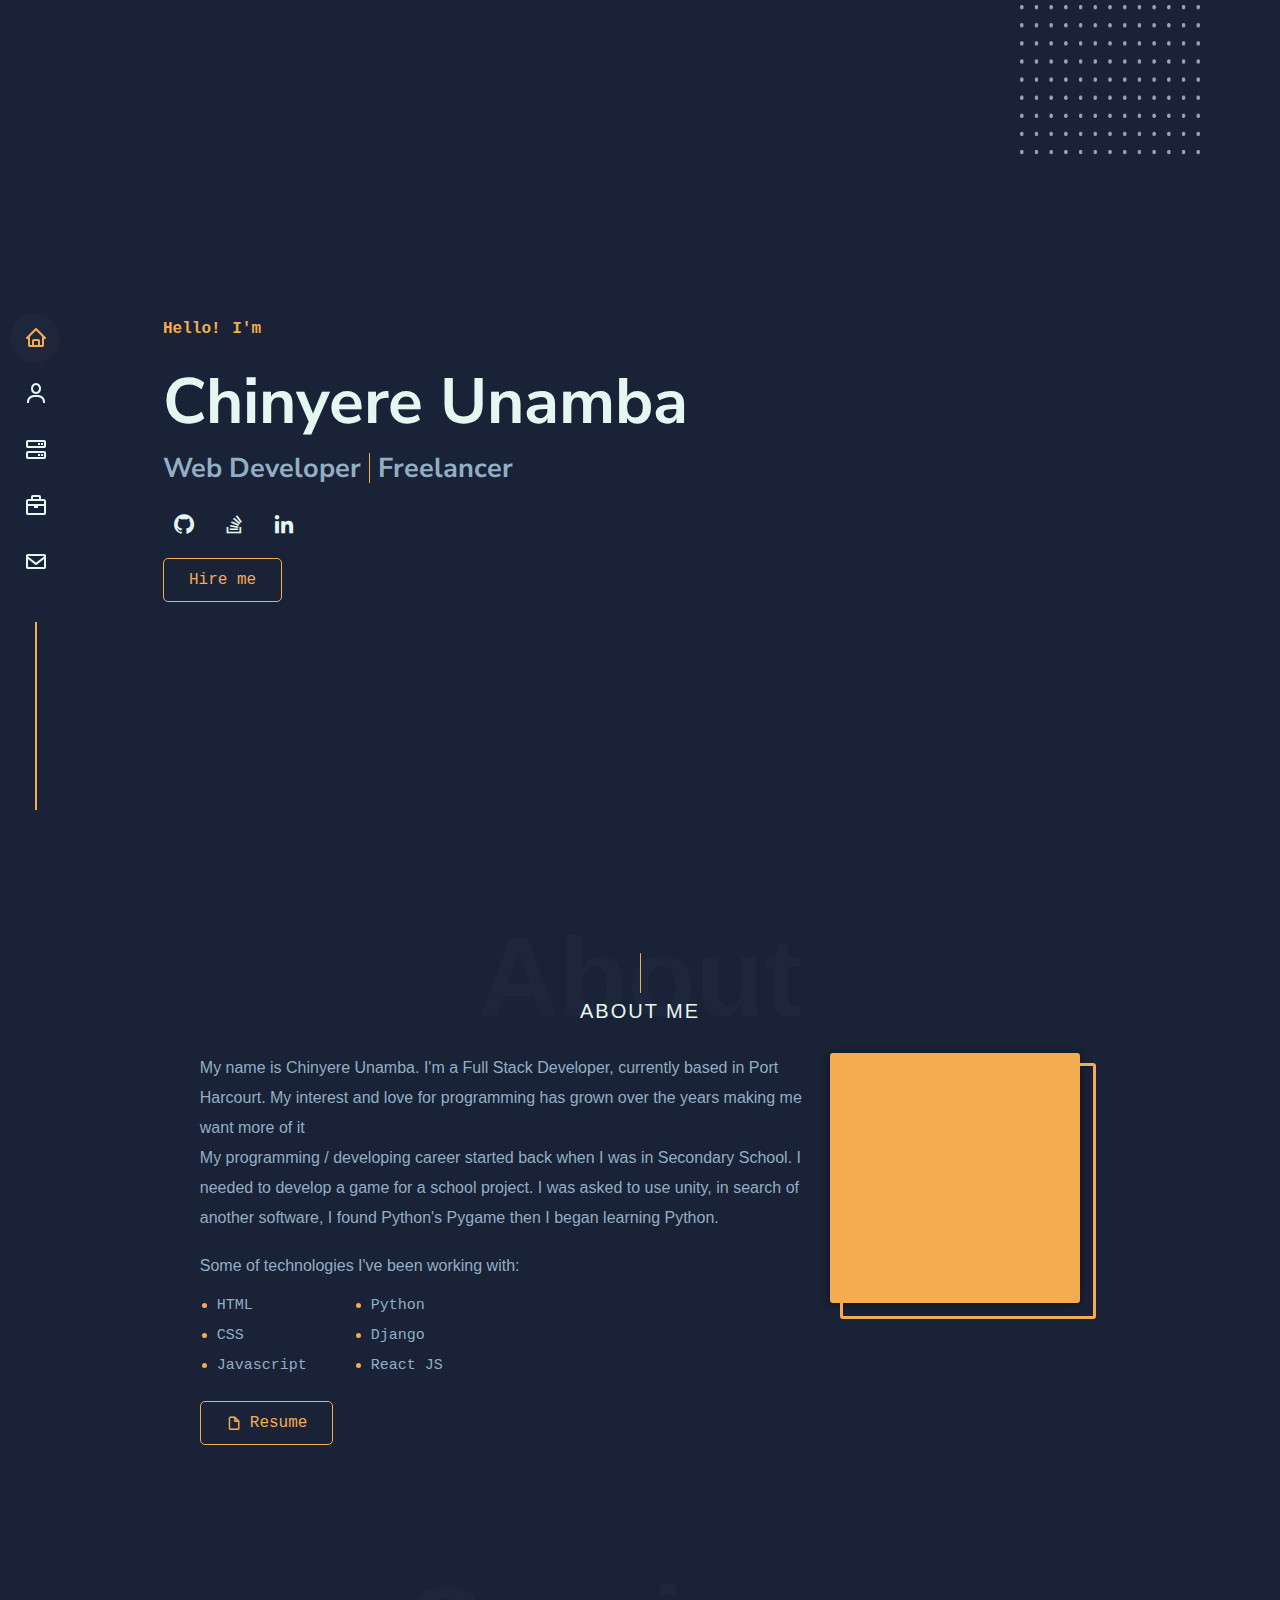
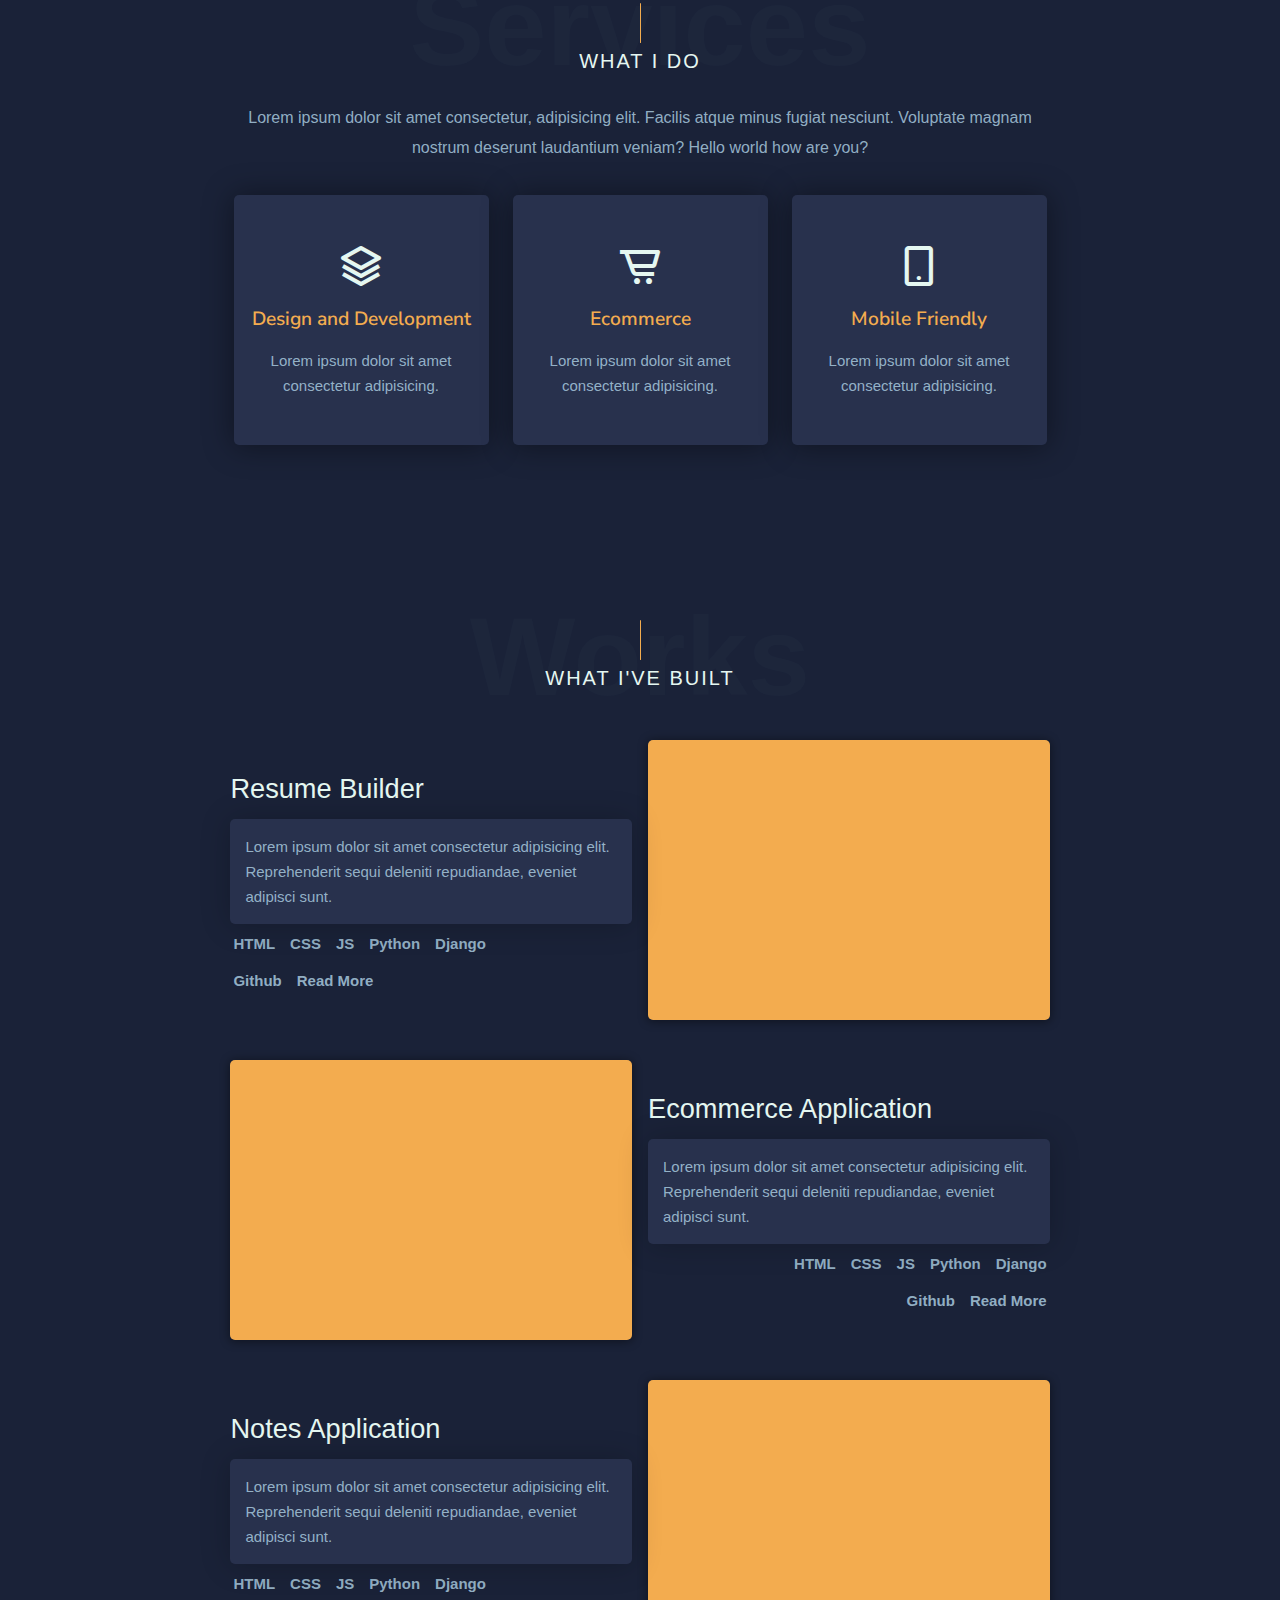
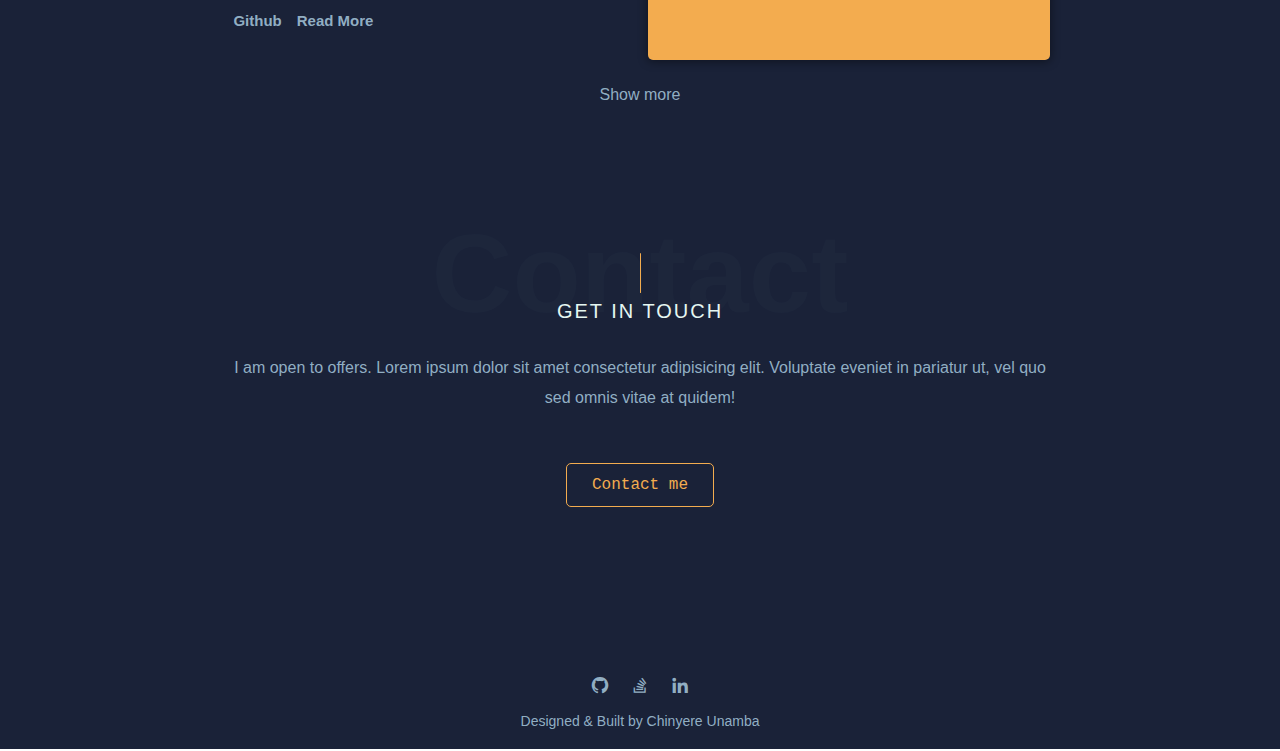
<file: index.html>
<!DOCTYPE html>
<html lang="en">

<head>
    <meta charset="UTF-8">
    <meta http-equiv="X-UA-Compatible" content="IE=edge">
    <meta name="viewport" content="width=device-width, initial-scale=1.0">
    <link rel="stylesheet" href="style.css">
    <link rel="stylesheet" href="boxicons/css/boxicons.min.css">
    <!-- <link rel="shortcut icon" href="favicon.ico" type="image/x-icon"> -->
    <title>Chinyere Unamba</title>
</head>

<body>
    <div class="container">
        <nav>
            <div class="wrapper nav-links">
                <div class="button active">
                    <div class="icon">
                        <a href="#">
                            <i class="bx bx-home"></i>
                            <span>Home</span>
                        </a>
                    </div>
                </div>
                <div class="button">
                    <div class="icon">
                        <a href="#about">
                            <i class="bx bx-user"></i>
                            <span>About</span>
                        </a>
                    </div>
                </div>
                <div class="button">
                    <div class="icon">
                        <a href="#services">
                            <i class="bx bx-server"></i>
                            <span>Services</span>
                        </a>
                    </div>
                </div>
                <div class="button">
                    <div class="icon">
                        <a href="#portfolio">
                            <i class="bx bx-briefcase"></i>
                            <span>Works</span>
                        </a>
                    </div>
                </div>
                <div class="button">
                    <div class="icon">
                        <a href="#contact">
                            <i class="bx bx-envelope"></i>
                            <span>Contact</span>
                        </a>
                    </div>
                </div>
            </div>
        </nav>
        <div class="burger">
            <div class="line-1"></div>
            <div class="line-2"></div>
            <div class="line-3"></div>
        </div>
        <section id="home">
            <div class="home">
                <div class="name-tag">
                    <p class="greeting">Hello! I'm</p>
                    <h1 id="name">Chinyere Unamba</h1>
                    <div id="title">
                        <h4>Web Developer</h4>
                        <div class="line"></div>
                        <h4>Freelancer</h4>
                    </div>
                </div>
                <div id="links">
                    <div class="social-links">
                        <div class="button">
                            <div class="icon">
                                <a target="_blank" href="https://www.github.com/chinyereunamba">
                                    <i class="bx bxl-github"></i>
                                </a>
                            </div>
                        </div>
                        <div class="button">
                            <div class="icon">
                                <a target="_blank" href="https://www.stackoverflow.com/chinyereunamba">
                                    <i class="bx bxl-stack-overflow"></i>
                                </a>
                            </div>
                        </div>
                        <div class="button">
                            <div class="icon">
                                <a target="_blank" href="https://www.linkedin.com/chinyereunamba">
                                    <i class="bx bxl-linkedin"></i>
                                </a>
                            </div>
                        </div>
                    </div>
                    <button class="btn">Hire me</button>
                </div>
                <img class="grid" src="./image/grid.png" alt="">
            </div>
        </section>

        <section id="about">
            <div class="about">
                <h1 class="sec-title">About me</h1>
                <h1 class="invisible">About</h1>
                <div class="content">
                    <div class="text">
                        <p>My name is Chinyere Unamba. I'm a Full Stack Developer, currently based in Port Harcourt. My
                            interest and love for programming has grown over the years making me want more of it</p>

                        <p>
                            My programming / developing career started back when I was in Secondary School. I needed to
                            develop a game for a school project. I was asked to use unity, in search of another
                            software, I found Python's Pygame then I began learning Python.
                        </p>

                        &nbsp;

                        <p>Some of technologies I've been working with:</p>
                        <div class="skills">
                            <ul class="content-list">
                                <li>HTML</li>
                                <li>CSS</li>
                                <li>Javascript</li>

                            </ul>
                            <ul class="content-list">
                                <li>Python</li>
                                <li>Django</li>
                                <li>React JS</li>
                            </ul>
                        </div>
                        <div class="resume">
                            <button class="btn"><i class="bx bx-file-blank"></i>Resume</button>
                        </div>
                    </div>
                    <div class="img">
                        <div>
                            <!-- <img src="./image/profile.png" alt=""> -->
                        </div>
                    </div>

                </div>
            </div>
        </section>
        <section id="services">
            <div class="services">
                <h1 class="sec-title">What I Do</h1>
                <h1 class="invisible">Services</h1>
                <div class="content">
                    <div class="service-intro">
                        <p>Lorem ipsum dolor sit amet consectetur, adipisicing elit. Facilis atque minus fugiat
                            nesciunt.
                            Voluptate magnam nostrum deserunt laudantium veniam? Hello world how are you?</p>
                    </div>
                    <div class="service-card">
                        <div class="card">
                            <i class="bx bx-layer"></i>
                            <h2>Design and Development</h2>
                            <p>Lorem ipsum dolor sit amet consectetur adipisicing.</p>
                        </div>
                        <div class="card">
                            <i class="bx bx-cart-alt"></i>
                            <h2>Ecommerce</h2>
                            <p>Lorem ipsum dolor sit amet consectetur adipisicing.</p>
                        </div>

                        <div class="card">
                            <i class="bx bx-mobile-alt"></i>
                            <h2>Mobile Friendly</h2>
                            <p>Lorem ipsum dolor sit amet consectetur adipisicing.</p>
                        </div>
                    </div>
                </div>
            </div>
        </section>
        <section id="portfolio">
            <div class="work">
                <h1 class="sec-title">What I've Built</h1>
                <h1 class="invisible">Works</h1>
                <div class="content">
                    <div class="project">
                        <div class="text">
                            <h2>Resume Builder</h2>
                            <p>Lorem ipsum dolor sit amet consectetur adipisicing elit. Reprehenderit sequi deleniti
                                repudiandae, eveniet adipisci sunt.</p>
                            <ul>
                                <li>HTML</li>
                                <li>CSS</li>
                                <li>JS</li>
                                <li>Python</li>
                                <li>Django</li>
                            </ul>
                            <ul class="project-link">
                                <li><a href="#">Github</a></li>
                                <li><a href="#">Read More</a></li>
                            </ul>
                        </div>
                        <div class="img">
                            <!-- <img src="./image/work-1.jpg" alt=""> -->
                        </div>
                    </div>
                    <div class="project">
                        <div class="text">
                            <h2>Ecommerce Application</h2>
                            <p>Lorem ipsum dolor sit amet consectetur adipisicing elit. Reprehenderit sequi deleniti
                                repudiandae, eveniet adipisci sunt.</p>
                            <ul>
                                <li>HTML</li>
                                <li>CSS</li>
                                <li>JS</li>
                                <li>Python</li>
                                <li>Django</li>
                            </ul>
                            <ul class="project-link">
                                <li><a href="#">Github</a></li>
                                <li><a href="#">Read More</a></li>
                            </ul>
                        </div>
                        <div class="img">
                            <!-- <img src="./image/work-2.jpg" alt=""> -->
                        </div>
                    </div>
                    <div class="project">
                        <div class="text">
                            <h2>Notes Application</h2>
                            <p>Lorem ipsum dolor sit amet consectetur adipisicing elit. Reprehenderit sequi deleniti
                                repudiandae, eveniet adipisci sunt.</p>
                            <ul>
                                <li>HTML</li>
                                <li>CSS</li>
                                <li>JS</li>
                                <li>Python</li>
                                <li>Django</li>
                            </ul>
                            <ul class="project-link">
                            <li><a href="#">Github</a></li>
                            <li><a href="#">Read More</a></li>
                            </ul>
                        </div>
                        <div class="img">
                            <!-- <img src="./image/work-3.jpg" alt=""> -->
                        </div>
                    </div>
                    <div>
                        <p><a href="#">Show more</a></p>
                    </div>
                </div>
            </div>
        </section>
        <section id="contact">
            <div class="contact">
                <h1 class="sec-title">Get In Touch</h1>
                <h1 class="invisible">Contact</h1>
                <div class="content">
                    <div>

                        <p>I am open to offers. Lorem ipsum dolor sit amet consectetur adipisicing elit. Voluptate
                            eveniet
                            in pariatur ut, vel quo sed omnis vitae at quidem!</p>
                        <button class="btn contact-btn">Contact me</button>
                    </div>
                </div>
            </div>
        </section>
        <footer>
            <div class="footer-link">
                <div class="button">
                    <div class="icon">
                        <a href="#">
                            <i class="bx bxl-github"></i>
                        </a>
                    </div>
                </div>
                <div class="button">
                    <div class="icon">
                        <a href="#">
                            <i class="bx bxl-stack-overflow"></i>
                        </a>
                    </div>
                </div>
                <div class="button">
                    <div class="icon">
                        <a href="#">
                            <i class="bx bxl-linkedin"></i>
                        </a>
                    </div>
                </div>
            </div>
            <small>Designed &amp; Built by Chinyere Unamba</small>
        </footer>
    </div>
    <!-- <div class="top">
        <div class="button arrow">
            <div class="icon">
                <a href="#">
                    <i class="bx bx-up-arrow-alt"></i>
                </a>
            </div>
        </div>
    </div> -->
    <script src="main.js"></script>
</body>

</html>
</file>
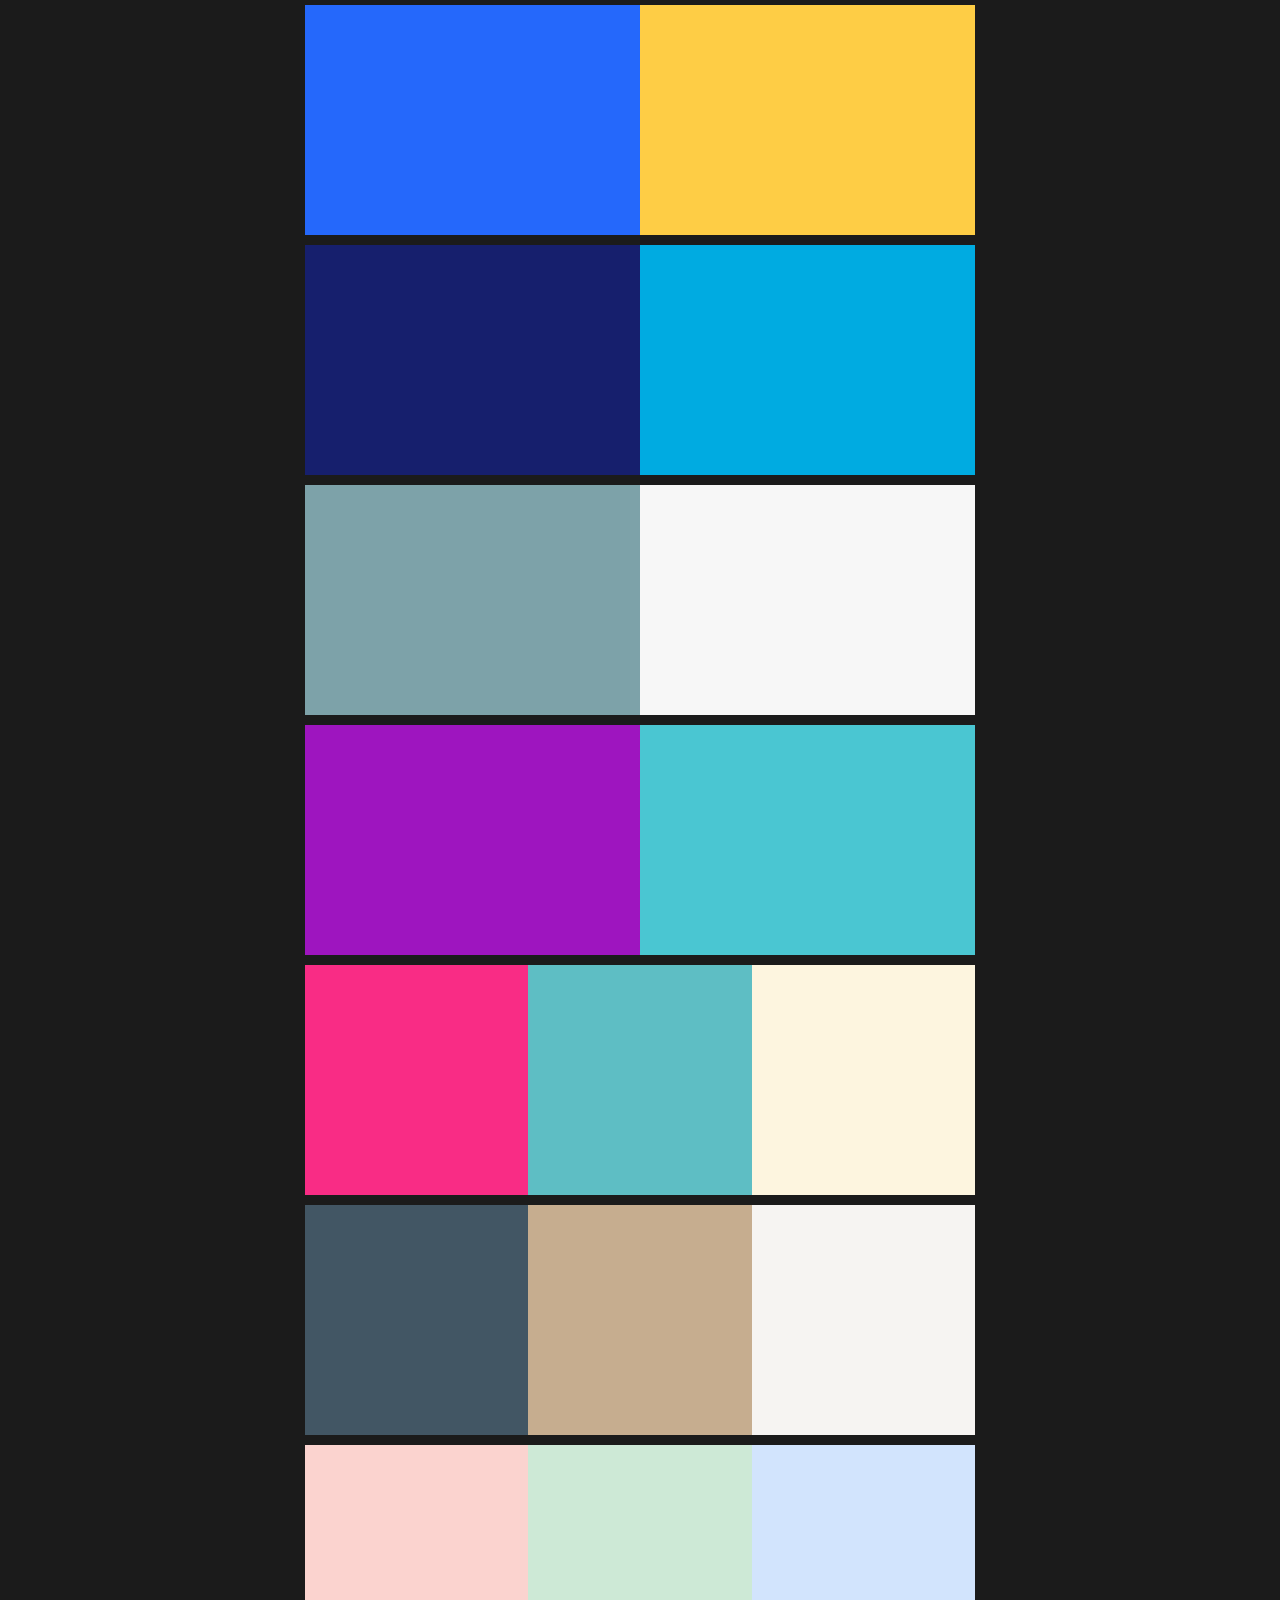
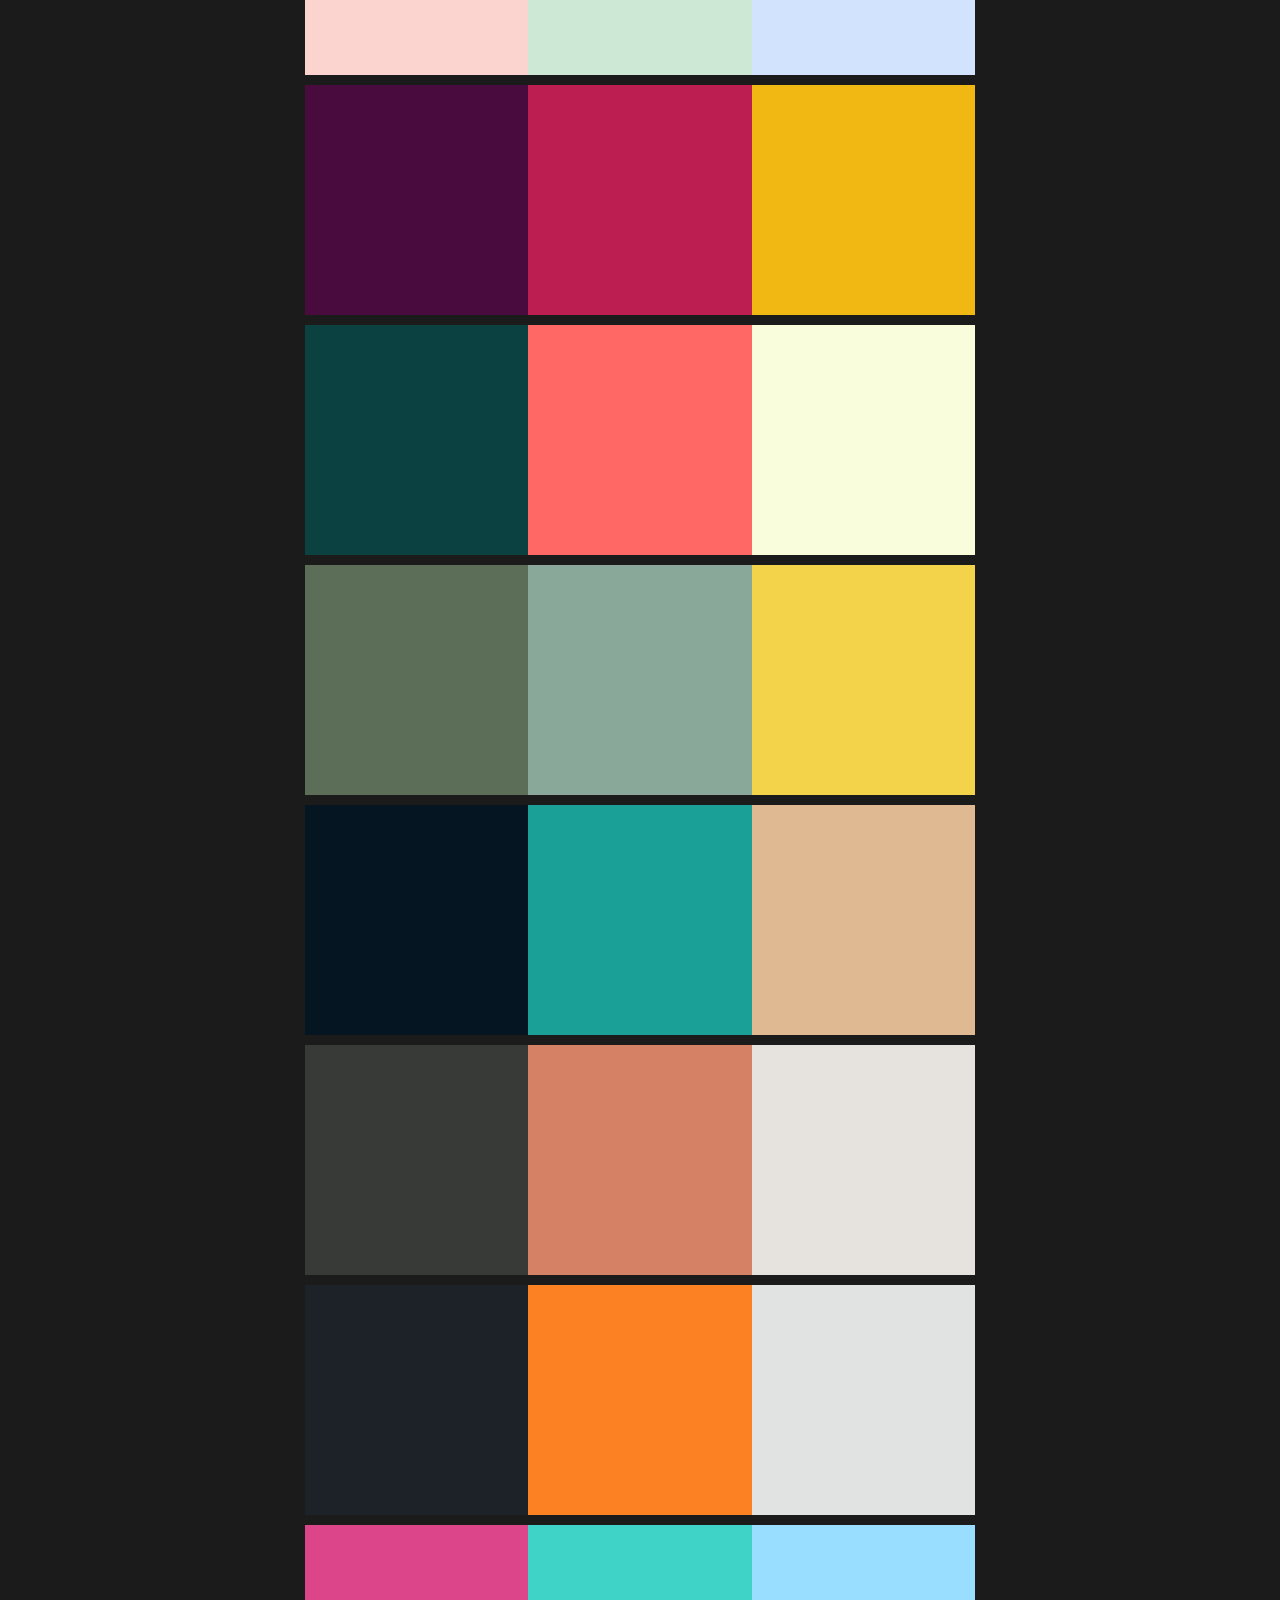
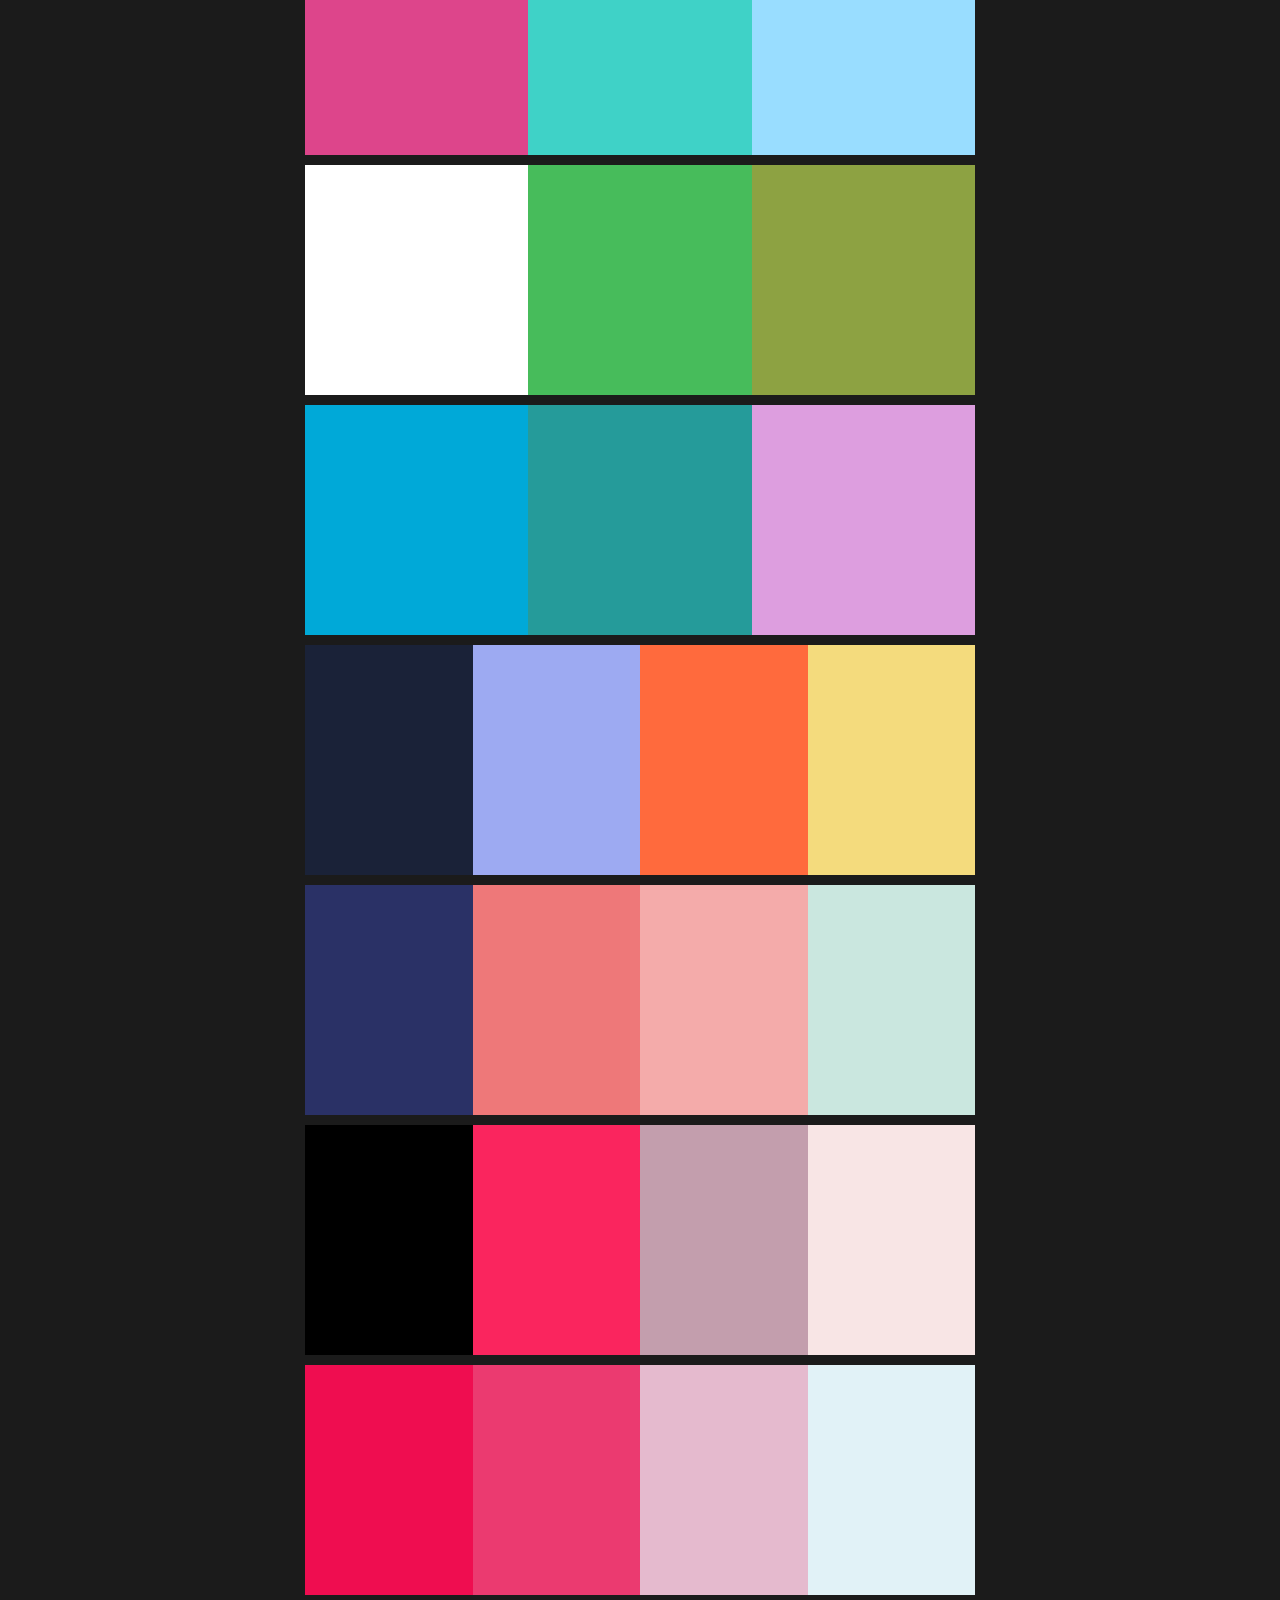
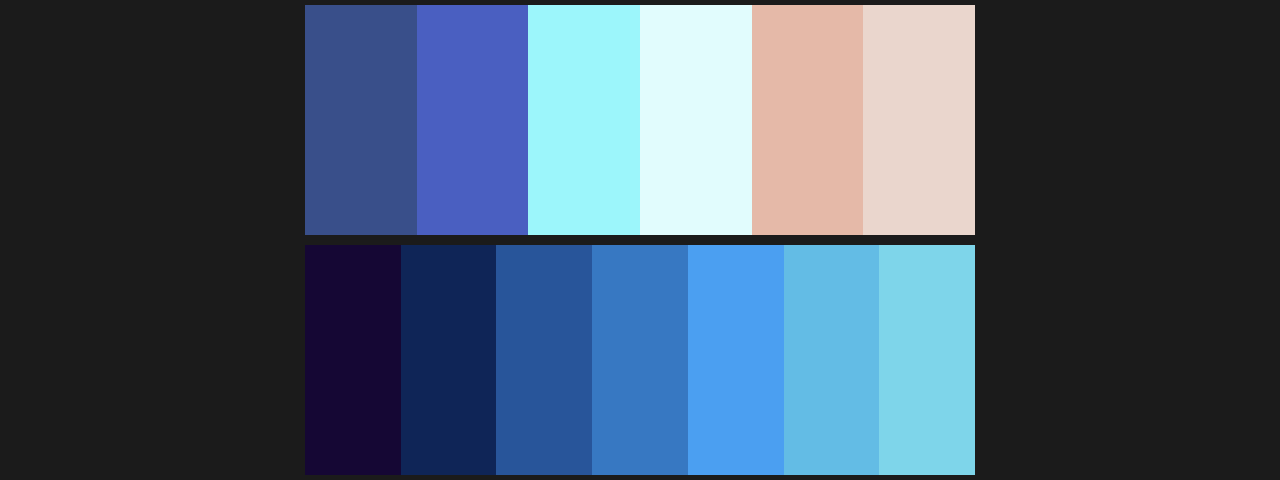
<file: colors.html>
<!DOCTYPE html>
<html lang="en">

<head>
    <meta charset="UTF-8">
    <meta http-equiv="X-UA-Compatible" content="IE=edge">
    <meta name="viewport" content="width=device-width, initial-scale=1.0">
    <title>Color Scheme</title>
    <style>
        * {
            margin: 0;
            padding: 0;
        }

        .container {
            width: 100%;
            height: 100%;
            background: #1b1b1b;
        }

        .wrapper {
            display: flex;
            align-items: center;
            margin: auto 300px;
            height: 230px;
            padding: 5px;
        }

        .wrapper > div {
            width: 100%;
            height: 100%;
        }
    </style>
</head>

<body>
    <div class="container">
        <div class="wrapper">
            <div style="background: #2568fb;"></div>
            <div style="background: #fecd45;"></div>
        </div>
        <div class="wrapper">
            <div style="background: #161f6d;"></div>
            <div style="background: #00abe1;"></div>
        </div>
        <div class="wrapper">
            <div style="background: #7da2a9;"></div>
            <div style="background: #f7f7f7;"></div>
        </div>
        <div class="wrapper">
            <div style="background: #9e15bf;"></div>
            <div style="background: #4ac6d2;"></div>
        </div>
        <div class="wrapper">
            <div style="background: #f92c85"></div>
            <div style="background: #5ebec4;"></div>
            <div style="background: #fdf5df;"></div>
        </div>
        <div class="wrapper">
            <div style="background: #425664;"></div>
            <div style="background: #c6ad8f"></div>
            <div style="background: #f6f4f2;"></div>
        </div>
        <div class="wrapper">
            <div style="background: #fbd3cf"></div>
            <div style="background: #cde9d6;"></div>
            <div style="background: #d2e4fd;"></div>
        </div>
        <div class="wrapper">
            <div style="background: #490b3d;"></div>
            <div style="background: #bd1e51;"></div>
            <div style="background: #f1b814"></div>
        </div>
        <div class="wrapper">
            <div style="background: #0b4141"></div>
            <div style="background: #ff6864"></div>
            <div style="background: #fafddc"></div>
        </div>
        <div class="wrapper">
            <div style="background: #5c6e58"></div>
            <div style="background: #8aa899"></div>
            <div style="background: #f2d349"></div>
        </div>
        <div class="wrapper">
            <div style="background: #051622"></div>
            <div style="background: #1ba098"></div>
            <div style="background: #deb992"></div>
        </div>
        <div class="wrapper">
            <div style="background: #373a36"></div>
            <div style="background: #d48166"></div>
            <div style="background: #e6e2dd"></div>
        </div>
        <div class="wrapper">
            <div style="background: #1d2228"></div>
            <div style="background: #fb8122"></div>
            <div style="background: #e1e2e2"></div>
        </div>
        <div class="wrapper">
            <div style="background: #dd458b"></div>
            <div style="background: #3fd2c7"></div>
            <div style="background: #99ddff"></div>
        </div>
        <div class="wrapper">
            <div style="background: #ffffff"></div>
            <div style="background: #47bc5b"></div>
            <div style="background: #8da242"></div>
        </div>
        <div class="wrapper">
            <div style="background: #00a9d8"></div>
            <div style="background: #259b9a"></div>
            <div style="background: #dd9edf"></div>
        </div>
        <div class="wrapper">
            <div style="background: #1a2238;"></div>
            <div style="background: #9daaf2;"></div>
            <div style="background: #ff6a3d;"></div>
            <div style="background: #f4db7d;"></div>
        </div>
        <div class="wrapper">
            <div style="background: #2a3166"></div>
            <div style="background: #ee7879"></div>
            <div style="background: #f4abaa"></div>
            <div style="background: #cae7df"></div>
        </div>
        <div class="wrapper">
            <div style="background: #000000"></div>
            <div style="background: #fa255e"></div>
            <div style="background: #c39ead"></div>
            <div style="background: #f8e5e5"></div>
        </div>
        <div class="wrapper">
            <div style="background: #ef0d50"></div>
            <div style="background: #eb3a70"></div>
            <div style="background: #e5bace"></div>
            <div style="background: #e1f2f7"></div>
        </div>
        <div class="wrapper">
            <div style="background: #394f8a;"></div>
            <div style="background: #4a5fc1;"></div>
            <div style="background: #9cf6fb;"></div>
            <div style="background: #e1fcfd;"></div>
            <div style="background: #e5b9a8;"></div>
            <div style="background: #ead6cd;"></div>
        </div>
        <div class="wrapper">
            <div style="background: #150734;"></div>
            <div style="background: #0f2557;"></div>
            <div style="background: #28559a;"></div>
            <div style="background: #3778c2;"></div>
            <div style="background: #4b9ff1;"></div>
            <div style="background: #63bce5;"></div>
            <div style="background: #7ed5ea;"></div>
        </div>
    </div>
</body>

</html>
</file>
<file: style.css>
@import url("https://fonts.googleapis.com/css2?family=Nunito+Sans:ital,wght@0,200;0,300;0,400;0,600;1,200&display=swap");
:root {
  --main-background: #1a2238;
  --heading-color: #adcfe2d3;
  --primary-color: #e5f7f1;
  --invisible: #e5f7f105;
  --nav: #e5f7f1;
  --secondary-color: #f3ac4f;
  /* --btn:; */
  --btn-hover: #f3ac4f2c;
  --work-text-background: #28314d;
}

::-webkit-scrollbar {
  width: 0.5em;
  height: 0.5em;
  background: var(--main-background);
}

::-webkit-scrollbar-track {
  margin-block: 5px;
}

::-webkit-scrollbar-thumb {
  border-radius: 5px;
  background: var(--primary-color);
}

::-webkit-scrollbar-thumb:hover {
  background: #e5f7f1c4;
}

* {
  margin: 0;
  padding: 0;
  box-sizing: border-box;
  scrollbar-color: #888 var(--main-background);
  scrollbar-width: thin;
  transition: all 0.3s;
}

ul {
  list-style: none;
}

h1 {
  font-size: 1.5rem;
  color: var(--primary-color);
}

a {
  text-decoration: none;
}

.bx {
  font-weight: normal;
}

small {
  color: var(--primary-color);
}

body {
  width: 100vw;
  overflow-x: hidden;
}

.top {
  display: flex;
  position: fixed;
  right: 20px;
  bottom: 20px;
}

.top .arrow {
  background: #f92c85;
}

.top .arrow i {
  color: #fff;
}

.btn {
  padding: 12px 25px;
  font-family: "Consolas", monospace;
  font-weight: 500;
  font-size: 16px;
  background: transparent;
  color: var(--secondary-color);
  margin: 15px 0;
  border: 1px solid var(--secondary-color);
  border-radius: 5px;
  cursor: pointer;
  user-select: none;
  transition: all 0.2s ease-in;
}

.btn:hover {
  background: var(--btn-hover);
}

.line {
  position: relative;
  width: 1px;
  height: 30px;
  margin: auto 3px;
  background: var(--secondary-color);
}

.container {
  background-color: var(--main-background);
  overflow: hidden;
  position: relative;
}

nav {
  position: fixed;
  display: block;
  font-family: "Nunito", sans-serif;
  top: 50%;
  transform: translateY(-50%);
  z-index: 9999;
}

nav::after {
  content: "";
  display: flex;
  justify-content: center;
  position: fixed;
  top: calc(100% + 2em);
  left: 35px;
  width: 2px;
  height: calc(50% + 3em);
  background-color: var(--secondary-color);
}

.burger {
  position: fixed;
  display: none;
  top: 2em;
  right: 2em;
  user-select: none;
  cursor: pointer;
}

.burger div {
  height: 2px;
  margin: 5px 0;
  background: var(--secondary-color);
  border-radius: 50px;
  transform-origin: right;
}

.burger .line-1 {
  width: 2em;
}

.burger .line-2 {
  width: 1.3em;
}

.burger .line-3 {
  width: 1.6em;
}

nav .wrapper {
  position: relative;
  display: flex;
  flex-direction: column;
  margin-left: 10px;
}

.button {
  display: flex;
  align-items: center;
  overflow: hidden;
  width: 50px;
  height: 50px;
  margin: 3px 0;
  padding: 14px;
  line-height: 40px;
  border-radius: 50px;
  cursor: pointer;
  transition: all 0.3s ease-out;
}

nav .wrapper .button {
  animation: fadeIn var(--bezier) 1s forwards;
}

@keyframes fadeIn {
  0% {
    transform: translateX(-100%);
  }

  100% {
    transform: translateX(0%);
  }
}

section .button {
  transition: all 0.2s;
}

section .button:hover,
footer .button:hover {
  color: var(--secondary-color);
  margin-top: -2px;
}

.wrapper .button:hover {
  background: var(--invisible);
  width: 100%;
}

.wrapper .button.active {
  background-color: var(--invisible);
}

.wrapper .button.active span {
  color: var(--secondary-color);
}
.button:hover .icon a,
.wrapper .button.active .icon a {
  color: var(--secondary-color);
}

.button .icon a {
  position: relative;
  display: flex;
  justify-content: center;
  align-items: center;
  gap: 0.5em;
  font-size: 1.5em;
  line-height: 40px;
  color: var(--nav);
}

.button span {
  font-size: 17px;
  padding: 5px;
}

@media screen and (max-width: 780px) {
  nav {
    display: flex;
    justify-content: center;
    align-items: center;
    width: 50vw;
    height: 100vh;
    right: -100vw;
    background: var(--main-background);
    transition: all 0.5s;
  }

  nav.active {
    right: 0;
  }

  nav.active ~ section,
  nav.active ~ footer {
    filter: blur(2px);
    user-select: none;
    -webkit-user-select: none;
    transition: 0.4s;
  }

  nav .wrapper {
    z-index: 9999;
    transform-origin: right;
    transition: all 0.5s ease-out;
  }

  nav .wrapper .button {
    color: var(--nav);
    width: 100%;
    animation: fadeOut ease-out 10s forwards;
  }
  nav .wrapper .button:nth-child(5) {
    animation-delay: 1s;
  }
  nav .wrapper .button:nth-child(4) {
    animation-delay: 2s;
  }
  nav .wrapper .button:nth-child(3) {
    animation-delay: 3s;
  }
  nav .wrapper .button:nth-child(2) {
    animation-delay: 4s;
  }
  nav .wrapper .button:nth-child(1) {
    animation-delay: 5s;
  }

  @keyframes fadeOut {
    0% {
      transform: translateX(0);
      opacity: 1;
    }

    75% {
      opacity: 0.2;
      transform: translateX(50px);
    }

    100% {
      opacity: 0;
      transform: translateX(100px);
    }
  }

  nav.active .wrapper .button {
    opacity: 0;
    animation: fadeIn linear 0.5s forwards;
  }

  nav.active .wrapper .button:nth-child(1) {
    animation-delay: 0;
  }
  nav.active .wrapper .button:nth-child(2) {
    animation-delay: 0.1s;
  }
  nav.active .wrapper .button:nth-child(3) {
    animation-delay: 0.2s;
  }
  nav.active .wrapper .button:nth-child(4) {
    animation-delay: 0.4s;
  }
  nav.active .wrapper .button:nth-child(5) {
    animation-delay: 0.5s;
  }

  @keyframes fadeIn {
    0% {
      transform: translateX(120%);
      opacity: 0;
    }

    100% {
      opacity: 1;
      transform: translateX(0);
    }
  }

  nav .wrapper .button .icon a {
    color: var(--nav);
  }

  .button span {
    cursor: pointer;
    padding: 0;
  }

  nav .wrapper .button:hover,
  .wrapper .button.active {
    background: none;
  }
  nav .wrapper .button:hover a {
    color: var(--secondary-color);
  }

  .burger {
    display: flex;
    flex-direction: column;
    align-items: flex-end;
    z-index: 9999;
  }

  .burger div {
    transition: all 0.3s ease-out;
  }

  .burger.close .line-1 {
    transform: rotate(-45deg) translate(-5px, -5px);
  }

  .burger.close .line-2 {
    transform: translateX(-30px);
    opacity: 0;
  }

  .burger.close .line-3 {
    transform: rotate(45deg) translate(-5px, 5px);
    width: 2em;
  }
}

@media screen and (max-width: 500px) {
  nav {
    width: 100vw;
  }
}

section {
  padding: 50px 0;
  display: flex;
  flex-direction: column;
  align-items: center;
  min-height: 400px;
  position: relative;
}

section > div {
  width: 80%;
  margin: 40px 0;
}

@media screen and (max-width: 500px) {
  section > div {
    width: 90%;
  }
}

.sec-title {
  font-family: "Muli", sans-serif;
  font-weight: 400;
  font-size: 20px;
  letter-spacing: 2px;
  display: flex;
  justify-content: center;
  position: relative;
  text-align: center;
  text-transform: uppercase;
  padding: 10px 25px;
  margin-bottom: 20px;
  z-index: 1111;
}

.sec-title::before {
  content: "";
  position: absolute;
  display: block;
  left: auto;
  width: 1px;
  height: 2em;
  border-radius: 10px;
  top: calc(100% - 4em);
  background-color: var(--secondary-color);
}

.invisible {
  position: absolute;
  top: calc(2%);
  width: 80%;
  display: flex;
  justify-content: center;
  color: var(--invisible);
  font-size: clamp(4em, 1em + 10vw, 7em);
  font-family: "Muli", sans-serif;
  font-weight: 800;
  z-index: 1;
}

.content {
  display: flex;
  justify-content: center;
  z-index: 2;
}

.content p {
  font-family: "Noto Sans", sans-serif;
  line-height: 30px;
  font-size: 16px;
  color: var(--heading-color);
}

.content a {
  color: var(--heading-color);
}

#home {
  height: 100vh;
}

#home .grid {
  position: absolute;
  top: 5px;
  right: 80px;
  width: 180px;
  height: 150px;
}

.home {
  height: 100%;
  display: flex;
  flex-direction: column;
  justify-content: center;
  margin-left: 60px;
}

.name-tag {
  display: flex;
  flex-direction: column;
  padding: 10px 5px;
  gap: 4px;
}

.greeting {
  font-size: 1rem;
  font-weight: 600;
  word-spacing: 2px;
  line-height: 50px;
  font-family: "Consolas", monospace;
  color: var(--secondary-color);
}

#name {
  font-family: "Nunito Sans", sans-serif;
  font-size: clamp(1em, 1em + 5vw, 4em);
  color: var(--primary-color);
}

#title {
  font-family: "Nunito Sans", "Noto Sans", sans-serif;
  font-weight: 400;
  font-size: clamp(1em, 1em + 15vw, 1.7em);
  display: flex;
  gap: 5px;
  color: var(--heading-color);
}

#home #links {
  margin-top: 0;
}

.social-links {
  display: flex;
}

.social-links .button {
  display: flex;
  align-items: center;
  justify-content: start;
  color: var(--heading-color);
}

#links .btn {
  margin: 5px 5px;
}

@media screen and (max-width: 780px) {
  .home {
    margin: 0;
  }
  #title {
    font-size: 1.4em;
  }
}
@media screen and (max-width: 550px) {
  .line {
    height: 20px;
  }
  #title {
    font-size: 1em;
  }
}

#about .content {
  display: flex;
  justify-content: center;
  gap: 1em;
}

#about .content .text {
  max-width: 700px;
  width: 60%;
}

#about .content .img {
  position: relative;
  width: 250px;
  height: 250px;
  background-color: var(--secondary-color);
  box-shadow: 0px 1px 10px 1px rgba(0, 0, 0, 0.4);
  border-radius: 3px;
  z-index: 2;
}

#about .content .img div {
  border-radius: 3px;
  width: 100%;
  height: 100%;
  overflow: hidden;
}

#about .content .img::after {
  content: "";
  position: absolute;
  width: inherit;
  height: inherit;
  left: 10px;
  top: 10px;
  border-radius: 3px;
  border: 3px solid var(--secondary-color);
  z-index: -1;
  
}

#about .content .img div img {
  width: 100%;
  object-fit: cover;
  border-radius: 3px;
}

#about .skills {
  display: flex;
  margin: 5px 12px;
  padding: 5px;
  gap: 4em;
}

#about .content .content-list {
  position: relative;
  color: var(--heading-color);
  font-family: "Consolas", monospace;
  font-size: 15px;
  font-weight: 400;
  line-height: 30px;
}

#about .content .content-list li::before {
  content: "";
  position: absolute;
  left: -15px;
  margin-top: 12px;
  border-radius: 50px;
  width: 5px;
  height: 5px;
  background: var(--secondary-color);
}

#about .resume .btn {
  display: flex;
  justify-content: center;
  align-items: center;
  gap: 0.5em;
}

@media screen and (max-width: 800px) {
  #about .content {
    display: flex;
    flex-direction: column;
    justify-content: center;
    align-items: center;
  }

  #about .content .text {
    width: 100%;
  }

  #about .content .img,
  #about .content .img::before {
    max-width: 250px;
    width: 100%;
    margin: 30px auto;
  }
}

@media screen and (max-width: 355px) {
  #about .skills {
    display: block;
    margin: auto 20px;
  }
}

#services .content {
  display: flex;
  justify-content: center;
  flex-direction: column;
  width: 80%;
  margin: auto;
  text-align: center;
}

#services .service-card {
  width: 100%;
}

#services .content .service-card {
  display: flex;
  justify-content: center;
  align-items: center;
  flex-wrap: wrap;
  gap: 1.5em;
  margin: 2em auto;
}

#services .content .service-card div {
  display: flex;
  flex-direction: column;
  justify-content: center;
  align-items: center;
  gap: 1em;
  width: 255px;
  height: 250px;
  border-radius: 5px;
}

#services .content .card {
  padding: 10px;
  background: var(--work-text-background);
  box-shadow: 0px 1px 30px 1px rgba(0, 0, 0, 0.4);
  cursor: pointer;
}

#services .content .card p {
  text-align: center;
  font-size: 15px;
  line-height: 25px;
}

#services .content .card h2 {
  font-family: "Nunito Sans", sans-serif;
  font-size: 1.2em;
  font-weight: 600;
  color: var(--secondary-color);
}

#services .content .card:hover h2{
  color: var(--primary-color);
}

#services .service-card div i {
  font-size: 3em;
  color: var(--primary-color);
}

#portfolio .content {
  display: flex;
  flex-direction: column;
  align-items: center;
  justify-content: center;
}

#portfolio .content .project {
  display: flex;
  align-items: center;
  margin: 20px auto;
  width: 80%;
  gap: 1em;
}

#portfolio .content .project:nth-child(even) {
  flex-flow: row-reverse;
}

#portfolio .content .project .text {
  width: 100%;
}

#portfolio .content .project h2 {
  font-family: "Nunito", sans-serif;
  font-size: 1.7em;
  font-weight: 500;
  color: var(--primary-color);
  line-height: 50px;
  margin: 5px 0;
}

#portfolio .content .project .text p {
  position: relative;
  display: flex;
  align-items: center;
  font-size: 15px;
  padding: 15px;
  line-height: 25px;
  border-radius: 5px;
  min-height: 50px;
  box-shadow: 0px 1px 30px 1px rgba(0, 0, 0, 0.2);
  background: var(--work-text-background);
}

#portfolio .content .project .text ul {
  font-family: "Consolas", sans-serif;
  font-size: 15px;
  font-weight: 600;
  line-height: 28px;
  display: flex;
  gap: 1em;
  align-items: center;
  color: var(--heading-color);
  padding: 3px;
  margin: 3px 0;
}

#portfolio .content .project .text ul a {
  color: var(--heading-color);
}

#portfolio .content .project .text ul a:hover {
  color: var(--secondary-color);
}

#portfolio .content .project:nth-child(even) ul {
  justify-content: end;
}

#portfolio .content .project .img {
  max-width: 800px;
  width: 100%;
  min-height: 280px;
  border-radius: 5px;
  background: var(--secondary-color);
  box-shadow: 0px 1px 10px 1px rgba(0, 0, 0, 0.4);
  overflow: hidden;
}

#portfolio .content .project .img:hover img{
  transform: scale(1.05);
}

#portfolio .content .project .img img {
  width: 100%;
  height: inherit;
  object-fit: cover;
}

@media screen and (max-width: 780px) {
  #portfolio .content .project {
    display: flex;
    flex-direction: column;
    flex-flow: column-reverse;
  }

  #portfolio .content .project:nth-child(even) {
    flex-direction: column;
    flex-flow: column-reverse;
  }

  #portfolio .content .project:nth-child(even) ul {
    justify-content: start;
  }
}

#contact .content {
  width: 80%;
  margin: auto;
  text-align: center;
}

#contact .content .contact-btn {
  margin: 50px auto;
}

footer {
  font-family: "Noto Sans", sans-serif;
  display: flex;
  flex-direction: column;
  justify-content: center;
  align-items: center;
  padding: 15px;
  bottom: 0;
}

footer > * {
  color: var(--heading-color);
}

.footer-link {
  display: flex;
}

.footer-link .button {
  width: 40px;
  height: 40px;
  padding: 10px;
}

.footer-link .button a {
  color: var(--heading-color);
  font-size: 20px;
}

footer small {
  font-size: 14px;
  padding: 5px 12px;
  cursor: pointer;
}
</file>
